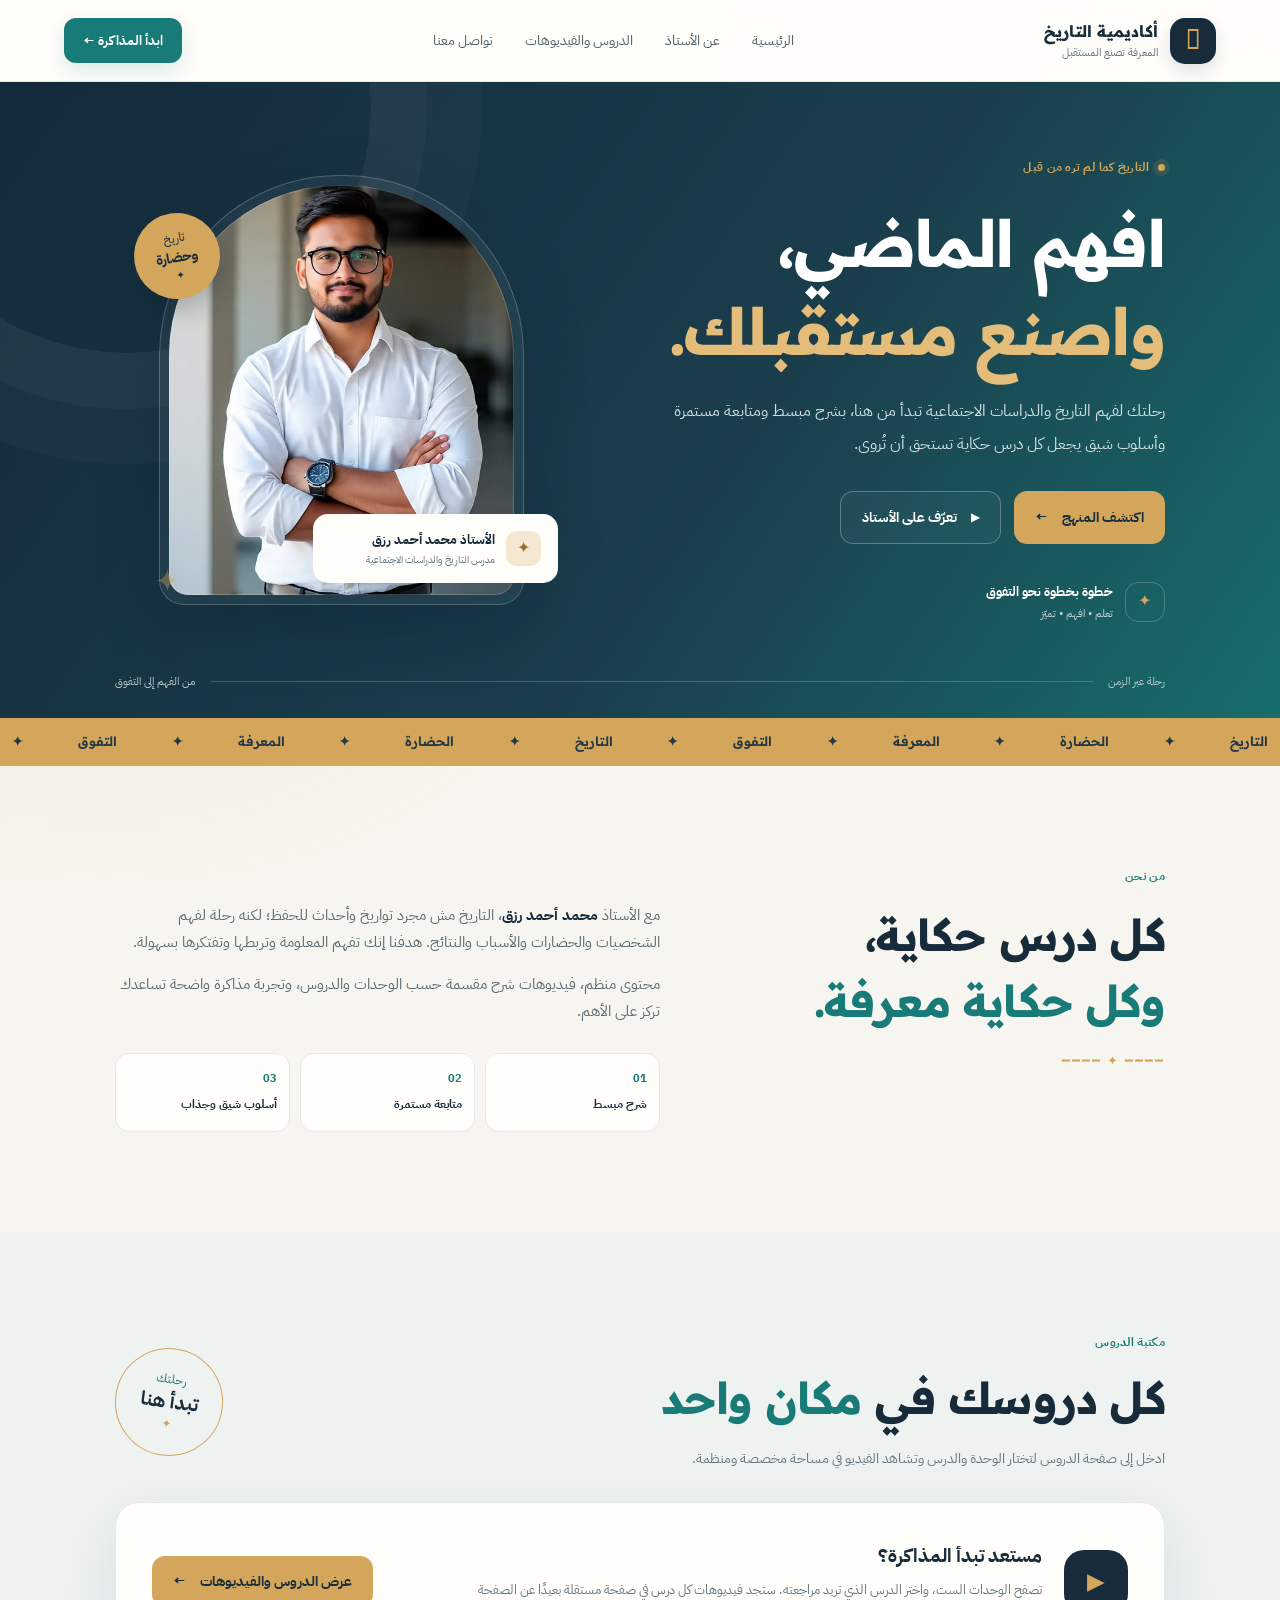
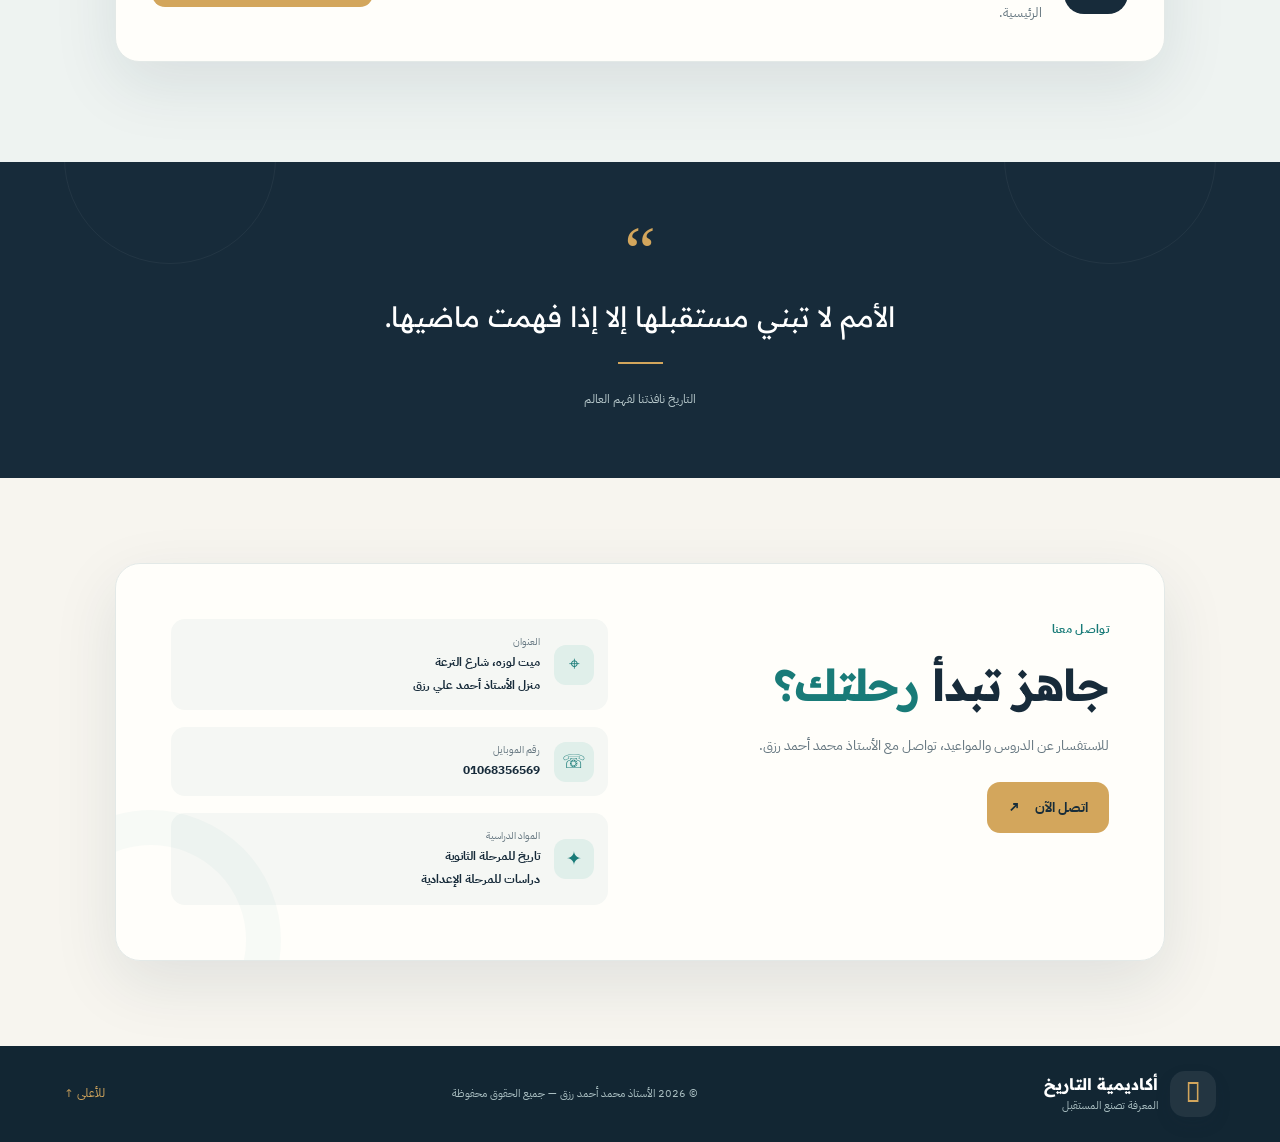
<file: index.html>
<!doctype html>
<html lang="ar" dir="rtl">
<head>
<meta charset="utf-8"><meta name="viewport" content="width=device-width, initial-scale=1">
<meta name="theme-color" content="#171d2b"><meta name="description" content="منصة الأستاذ محمد أحمد رزق لتدريس التاريخ والدراسات الاجتماعية">
<title>الأستاذ محمد أحمد رزق | التاريخ والدراسات الاجتماعية</title>
<link rel="preconnect" href="https://fonts.googleapis.com"><link rel="preconnect" href="https://fonts.gstatic.com" crossorigin>
<link rel="stylesheet" href="style.css">
</head>
<body>

<header class="topbar"><a class="brand" href="#home"><span class="brand-mark">𓂀</span><span><b>أكاديمية التاريخ</b><small>المعرفة تصنع المستقبل</small></span></a><button class="menu-toggle" id="menuToggle" aria-label="فتح القائمة">☰</button><nav id="nav"><a href="#home">الرئيسية</a><a href="#about">عن الأستاذ</a><a href="lessons.html">الدروس والفيديوهات</a><a href="#contact">تواصل معنا</a></nav><a class="nav-cta" href="lessons.html">ابدأ المذاكرة <span>←</span></a></header>
<main>
<section class="hero" id="home"><div class="hero-copy"><div class="eyebrow"><span></span> التاريخ كما لم تره من قبل</div><h1>افهم الماضي،<br><em>واصنع مستقبلك.</em></h1><p>رحلتك لفهم التاريخ والدراسات الاجتماعية تبدأ من هنا، بشرح مبسط ومتابعة مستمرة وأسلوب شيق يجعل كل درس حكاية تستحق أن تُروى.</p><div class="hero-actions"><a class="btn btn-gold" href="lessons.html">اكتشف المنهج <span>←</span></a><a class="btn btn-ghost" href="#about"><span class="play-icon">▶</span> تعرّف على الأستاذ</a></div><div class="hero-proof"><div class="proof-icon">✦</div><div><b>خطوة بخطوة نحو التفوق</b><small>تعلم • افهم • تميّز</small></div></div></div><div class="hero-portrait"><div class="portrait-frame"><img src="teacher.jpg" alt="الأستاذ محمد أحمد رزق"><span class="frame-corner corner-a"></span><span class="frame-corner corner-b"></span></div><div class="portrait-label"><span class="label-star">✦</span><div><b>الأستاذ محمد أحمد رزق</b><small>مدرس التاريخ والدراسات الاجتماعية</small></div></div><div class="floating-seal">تاريخ<br><b>وحضارة</b><span>✦</span></div></div><div class="hero-bottom"><span>رحلة عبر الزمن</span><span class="line"></span><span>من الفهم إلى التفوق</span></div></section>
<section class="ticker"><div class="ticker-track"><span>التاريخ</span> ✦ <span>الحضارة</span> ✦ <span>المعرفة</span> ✦ <span>التفوق</span> ✦ <span>التاريخ</span> ✦ <span>الحضارة</span> ✦ <span>المعرفة</span> ✦ <span>التفوق</span> ✦</div></section>
<section class="intro section" id="about"><div class="section-kicker">من نحن</div><div class="intro-grid"><div class="intro-title reveal"><h2>كل درس حكاية،<br><em>وكل حكاية معرفة.</em></h2><div class="ornament">━━━━ ✦ ━━━━</div></div><div class="intro-text reveal"><p>مع الأستاذ <strong>محمد أحمد رزق</strong>، التاريخ مش مجرد تواريخ وأحداث للحفظ؛ لكنه رحلة لفهم الشخصيات والحضارات والأسباب والنتائج. هدفنا إنك تفهم المعلومة وتربطها وتفتكرها بسهولة.</p><p>محتوى منظم، فيديوهات شرح مقسمة حسب الوحدات والدروس، وتجربة مذاكرة واضحة تساعدك تركز على الأهم.</p><div class="features"><div><span>01</span><b>شرح مبسط</b></div><div><span>02</span><b>متابعة مستمرة</b></div><div><span>03</span><b>أسلوب شيق وجذاب</b></div></div></div></div></section>
<section class="curriculum section" id="curriculum"><div class="section-head reveal"><div><div class="section-kicker">مكتبة الدروس</div><h2>كل دروسك في <em>مكان واحد</em></h2><p>ادخل إلى صفحة الدروس لتختار الوحدة والدرس وتشاهد الفيديو في مساحة مخصصة ومنظمة.</p></div><div class="curriculum-stamp">رحلتك<br><b>تبدأ هنا</b><span>✦</span></div></div><div class="lesson-entry-card reveal"><div class="entry-icon">▶</div><div class="entry-copy"><h3>مستعد تبدأ المذاكرة؟</h3><p>تصفح الوحدات الست، واختر الدرس الذي تريد مراجعته. ستجد فيديوهات كل درس في صفحة مستقلة بعيدًا عن الصفحة الرئيسية.</p></div><a class="btn btn-gold" href="lessons.html">عرض الدروس والفيديوهات <span>←</span></a></div></section>
<section class="quote-band"><div class="quote-mark">“</div><blockquote>الأمم لا تبني مستقبلها إلا إذا فهمت ماضيها.</blockquote><div class="quote-rule"></div><span>التاريخ نافذتنا لفهم العالم</span></section>
<section class="contact section" id="contact"><div class="contact-card reveal"><div class="contact-copy"><div class="section-kicker">تواصل معنا</div><h2>جاهز تبدأ <em>رحلتك؟</em></h2><p>للاستفسار عن الدروس والمواعيد، تواصل مع الأستاذ محمد أحمد رزق.</p><a class="btn btn-gold" href="tel:01068356569">اتصل الآن <span>↗</span></a></div><div class="contact-details"><div class="contact-row"><span class="contact-icon">⌖</span><div><small>العنوان</small><b>ميت لوزه، شارع الترعة<br>منزل الأستاذ أحمد علي رزق</b></div></div><div class="contact-row"><span class="contact-icon">☏</span><div><small>رقم الموبايل</small><b dir="ltr">01068356569</b></div></div><div class="contact-row"><span class="contact-icon">✦</span><div><small>المواد الدراسية</small><b>تاريخ للمرحلة الثانوية<br>دراسات للمرحلة الإعدادية</b></div></div></div></div></section>
</main>
<footer><a class="brand" href="#home"><span class="brand-mark">𓂀</span><span><b>أكاديمية التاريخ</b><small>المعرفة تصنع المستقبل</small></span></a><span>© <span id="year"></span> الأستاذ محمد أحمد رزق — جميع الحقوق محفوظة</span><a href="#home" class="back-top">للأعلى ↑</a></footer>
<script src="home.js"></script>
</body></html>
</file>
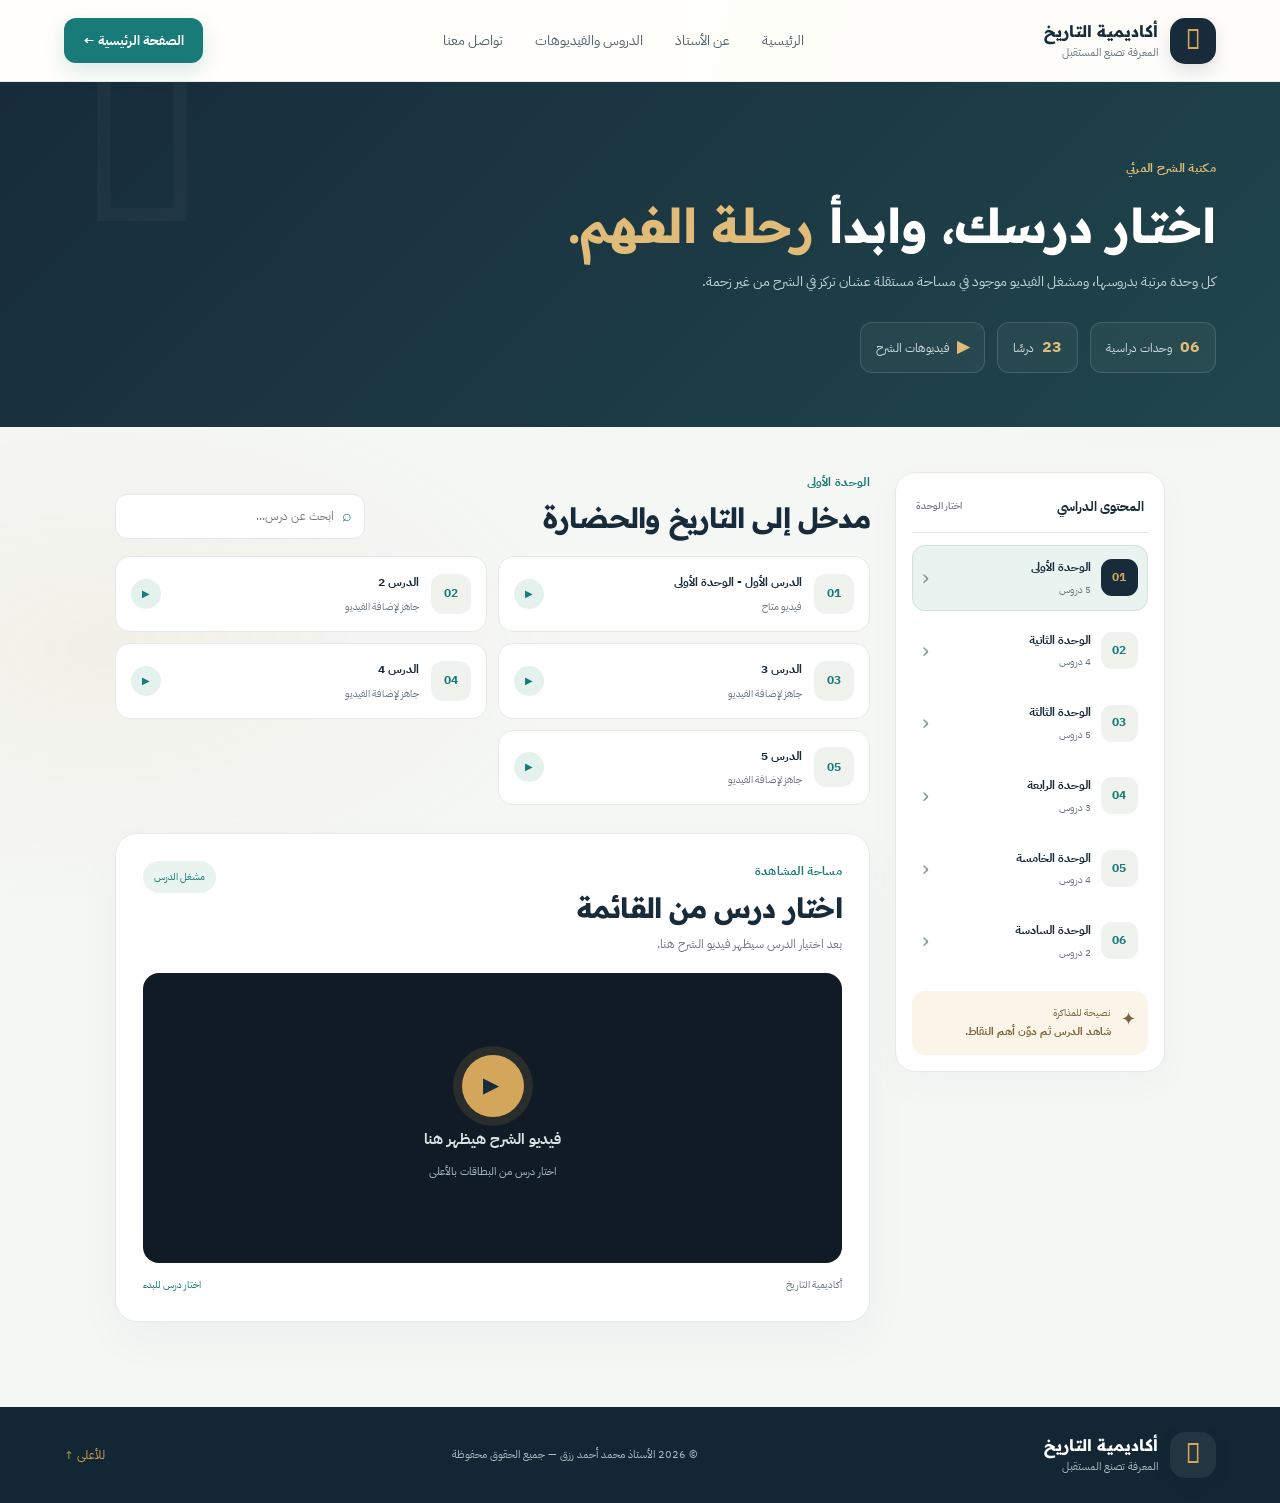
<file: lessons.html>
<!doctype html>
<html lang="ar" dir="rtl">
<head>
<meta charset="utf-8"><meta name="viewport" content="width=device-width, initial-scale=1">
<meta name="theme-color" content="#171d2b"><meta name="description" content="دروس وفيديوهات الأستاذ محمد أحمد رزق">
<title>الدروس والفيديوهات | أكاديمية التاريخ</title>
<link rel="preconnect" href="https://fonts.googleapis.com"><link rel="preconnect" href="https://fonts.gstatic.com" crossorigin>
<link rel="stylesheet" href="style.css">
</head>
<body class="lessons-page">
<header class="topbar"><a class="brand" href="index.html"><span class="brand-mark">𓂀</span><span><b>أكاديمية التاريخ</b><small>المعرفة تصنع المستقبل</small></span></a><button class="menu-toggle" id="menuToggle" aria-label="فتح القائمة">☰</button><nav id="nav"><a href="index.html">الرئيسية</a><a href="index.html#about">عن الأستاذ</a><a class="active" href="lessons.html">الدروس والفيديوهات</a><a href="index.html#contact">تواصل معنا</a></nav><a class="nav-cta" href="index.html">الصفحة الرئيسية <span>←</span></a></header>
<main>
<section class="lessons-hero"><div class="section-kicker">مكتبة الشرح المرئي</div><h1>اختار درسك، وابدأ <em>رحلة الفهم.</em></h1><p>كل وحدة مرتبة بدروسها، ومشغل الفيديو موجود في مساحة مستقلة عشان تركز في الشرح من غير زحمة.</p><div class="lesson-stats"><span><b>06</b> وحدات دراسية</span><span><b>23</b> درسًا</span><span><b>▶</b> فيديوهات الشرح</span></div></section>
<section class="lesson-library section"><div class="library-layout"><aside class="unit-sidebar"><div class="sidebar-heading"><span>المحتوى الدراسي</span><small>اختار الوحدة</small></div><div id="unitNav" class="unit-nav"></div><div class="sidebar-tip"><span>✦</span><p>نصيحة للمذاكرة<br><b>شاهد الدرس ثم دوّن أهم النقاط.</b></p></div></aside><section class="lesson-workspace"><div class="workspace-top"><div><div class="section-kicker" id="selectedUnitLabel">الوحدة الأولى</div><h2 id="selectedUnitTitle">الدروس الأساسية</h2></div><div class="lesson-search-wrap"><span>⌕</span><input id="lessonSearch" type="search" placeholder="ابحث عن درس..." aria-label="ابحث عن درس"></div></div><div id="lessonCards" class="lesson-cards"></div><section id="playerSection" class="player-section" aria-live="polite"><div class="player-heading"><div><div class="section-kicker">مساحة المشاهدة</div><h2 id="playerTitle">اختار درس من القائمة</h2><p id="playerDescription">بعد اختيار الدرس سيظهر فيديو الشرح هنا.</p></div><span class="player-tag">مشغل الدرس</span></div><div class="video-stage" id="videoStage"><div class="video-empty"><span class="big-play">▶</span><b>فيديو الشرح هيظهر هنا</b><small>اختار درس من البطاقات بالأعلى</small></div></div><div class="player-footer"><span id="playerUnit">أكاديمية التاريخ</span><span id="videoStatus">اختار درس للبدء</span></div></section></section></div></section>
</main>
<footer><a class="brand" href="index.html"><span class="brand-mark">𓂀</span><span><b>أكاديمية التاريخ</b><small>المعرفة تصنع المستقبل</small></span></a><span>© <span id="year"></span> الأستاذ محمد أحمد رزق — جميع الحقوق محفوظة</span><a href="#" class="back-top" id="backTop">للأعلى ↑</a></footer>
<script src="lessons.js"></script>
</body></html>
</file>
<file: style.css>
@import url('https://fonts.googleapis.com/css2?family=IBM+Plex+Sans+Arabic:wght@400;500;600;700&family=Readex+Pro:wght@400;500;600;700&display=swap');
:root{--ink:#172b3a;--ink2:#203b4b;--teal:#197b78;--teal-dark:#105b5a;--gold:#d3a65c;--cream:#f7f5ef;--paper:#fffefa;--muted:#667780;--line:#e3e9e7;--shadow:0 22px 65px rgba(24,52,65,.10);--radius:22px}
*{box-sizing:border-box}html{scroll-behavior:smooth;scroll-padding-top:90px}body{margin:0;background:var(--cream);color:var(--ink);font-family:'IBM Plex Sans Arabic',sans-serif;line-height:1.8;overflow-x:hidden}body:before{content:"";position:fixed;inset:0;pointer-events:none;z-index:-1;background:radial-gradient(ellipse at 90% 10%,rgba(25,123,120,.07),transparent 32%),radial-gradient(ellipse at 8% 72%,rgba(211,166,92,.08),transparent 28%)}a{color:inherit;text-decoration:none}button,input,textarea,select{font:inherit}button{cursor:pointer}.topbar{height:82px;padding:0 max(5vw,22px);display:flex;align-items:center;justify-content:space-between;gap:24px;background:rgba(255,254,250,.92);border-bottom:1px solid rgba(227,233,231,.9);position:sticky;top:0;z-index:30;backdrop-filter:blur(18px)}.brand{display:flex;align-items:center;gap:12px;min-width:max-content}.brand-mark{width:46px;height:46px;border-radius:15px;display:grid;place-items:center;background:var(--ink);color:var(--gold);font-size:26px;box-shadow:0 7px 16px #172b3a20}.brand b,.brand small{display:block}.brand b{font-family:'Readex Pro',sans-serif;font-size:16px;line-height:1.5}.brand small{font-size:11px;color:var(--muted)}nav{display:flex;align-items:center;gap:clamp(14px,2.5vw,34px)}nav a{font-size:14px;color:#50636c;transition:color .25s,transform .25s}nav a:hover{color:var(--teal);transform:translateY(-2px)}.nav-cta{background:var(--teal);color:white;padding:11px 19px;border-radius:12px;font-size:13px;font-weight:700;transition:.25s;box-shadow:0 8px 20px #197b7828}.nav-cta:hover,.btn:hover{transform:translateY(-3px);box-shadow:0 13px 28px #197b7830}.menu-toggle{display:none;background:none;border:0;color:var(--ink);font-size:26px}.hero{position:relative;isolation:isolate;min-height:620px;display:grid;grid-template-columns:1.08fr .92fr;align-items:center;gap:5vw;padding:75px max(9vw,28px) 95px;overflow:hidden;background:linear-gradient(125deg,#142a3a 0%,#1b3e4c 58%,#176e6b 100%);color:#fff}.hero:before{content:"";position:absolute;width:490px;height:490px;border:1px solid #ffffff12;border-radius:50%;left:-120px;top:-220px;box-shadow:0 0 0 55px #ffffff08,0 0 0 110px #ffffff05;z-index:-1}.hero:after{content:"✦";position:absolute;left:12%;bottom:17%;font-size:32px;color:#d3a65c66;animation:float 5s ease-in-out infinite}.hero-copy{max-width:650px;animation:rise .85s both}.eyebrow,.section-kicker{font-size:12px;font-weight:700;letter-spacing:.3px;display:flex;align-items:center;gap:9px;color:var(--gold)}.eyebrow span{height:7px;width:7px;background:var(--gold);border-radius:50%;box-shadow:0 0 0 5px #d3a65c20}.hero h1{font-family:'Readex Pro',sans-serif;font-size:clamp(38px,5.1vw,68px);line-height:1.35;letter-spacing:-1.7px;margin:20px 0}.hero h1 em,.section h2 em,.contact h2 em{font-style:normal;color:#e3bd79}.hero-copy>p{max-width:540px;color:#d2e0e3;font-size:16px;line-height:2.1;margin:0}.hero-actions{display:flex;gap:13px;flex-wrap:wrap;margin-top:29px}.btn{border:0;border-radius:13px;padding:13px 21px;display:inline-flex;align-items:center;justify-content:center;gap:14px;font-weight:700;font-size:14px;transition:transform .25s,box-shadow .25s}.btn-gold{background:var(--gold);color:#182d3a}.btn-ghost{border:1px solid #ffffff45;color:#fff;background:#ffffff08}.play-icon{font-size:11px}.hero-proof{display:flex;align-items:center;gap:12px;margin-top:36px}.proof-icon{width:40px;height:40px;display:grid;place-items:center;border:1px solid #ffffff38;color:var(--gold);border-radius:13px}.hero-proof b,.hero-proof small{display:block}.hero-proof b{font-size:13px}.hero-proof small{font-size:11px;color:#c1d3d6}.hero-portrait{position:relative;justify-self:center;width:min(100%,365px);animation:rise .95s .12s both}.portrait-frame{height:430px;border-radius:180px 180px 25px 25px;overflow:hidden;border:1px solid #ffffff35;padding:9px;background:#ffffff0b;box-shadow:0 25px 65px #071b283d;position:relative}.portrait-frame:after{content:"";position:absolute;inset:9px;border:1px solid #ffffff35;border-radius:170px 170px 19px 19px;pointer-events:none}.portrait-frame img{height:100%;width:100%;object-fit:cover;object-position:center top;border-radius:170px 170px 19px 19px}.portrait-label{position:absolute;bottom:22px;right:-34px;background:var(--paper);color:var(--ink);border-radius:15px;padding:14px 17px;display:flex;align-items:center;gap:11px;box-shadow:var(--shadow);min-width:245px}.label-star{background:#f4e8d2;color:#9c6c2b;border-radius:10px;width:35px;height:35px;display:grid;place-items:center}.portrait-label b,.portrait-label small{display:block}.portrait-label b{font-size:13px}.portrait-label small{font-size:10px;color:var(--muted)}.floating-seal{position:absolute;top:38px;left:-25px;background:var(--gold);color:var(--ink);border-radius:50%;width:86px;height:86px;display:grid;align-content:center;text-align:center;line-height:1.5;font-size:12px;box-shadow:0 10px 25px #071b2840;transform:rotate(-9deg);animation:float 4.5s ease-in-out infinite}.floating-seal b{font-size:14px}.floating-seal span{font-size:10px}.hero-bottom{position:absolute;bottom:27px;right:9vw;left:9vw;display:flex;align-items:center;gap:15px;color:#b8cbce;font-size:11px}.hero-bottom .line{height:1px;background:#ffffff30;flex:1}.ticker{background:var(--gold);color:#233744;overflow:hidden;white-space:nowrap;padding:12px 0;font-family:'Readex Pro',sans-serif;font-size:13px;font-weight:600}.ticker-track{display:flex;justify-content:space-around;align-items:center;gap:30px;animation:marquee 28s linear infinite}.ticker-track span{display:inline-block}.section{padding:100px max(9vw,28px)}.section-kicker{color:var(--teal);margin-bottom:12px}.intro-grid{display:grid;grid-template-columns:.85fr 1.15fr;gap:8vw;align-items:start;margin-top:15px}.section h2{font-family:'Readex Pro',sans-serif;font-size:clamp(29px,3.6vw,44px);line-height:1.5;letter-spacing:-.8px;margin:0 0 15px}.section h2 em,.contact h2 em{color:var(--teal)}.ornament{color:var(--gold);font-size:13px;letter-spacing:2px}.intro-text p{color:#596b73;font-size:15px;margin:0 0 15px}.intro-text strong{color:var(--ink)}.features{display:grid;grid-template-columns:repeat(3,1fr);gap:10px;margin-top:28px}.features div{padding:15px 12px;background:var(--paper);border:1px solid var(--line);border-radius:14px;display:flex;flex-direction:column;gap:5px}.features span{color:var(--teal);font-size:11px;font-weight:700}.features b{font-size:12px}.curriculum{background:#eef3f1}.section-head{display:flex;justify-content:space-between;align-items:center;gap:25px;margin-bottom:30px}.section-head p{color:var(--muted);margin:0;font-size:14px}.curriculum-stamp{flex-shrink:0;width:108px;height:108px;border:1px solid #d3a65c;border-radius:50%;display:grid;align-content:center;text-align:center;color:var(--teal);font-size:12px;line-height:1.45;transform:rotate(7deg)}.curriculum-stamp b{font-size:19px;color:var(--ink)}.curriculum-stamp span{color:var(--gold)}.curriculum-summary{display:grid;grid-template-columns:repeat(3,1fr);gap:13px;margin-bottom:25px}.curriculum-summary>div{background:var(--paper);border:1px solid var(--line);padding:17px;border-radius:16px;display:flex;align-items:center;gap:12px}.summary-icon{width:42px;height:42px;border-radius:12px;background:#e4f1ee;color:var(--teal);display:grid;place-items:center;font-size:18px}.curriculum-summary b,.curriculum-summary small{display:block}.curriculum-summary b{font-size:13px}.curriculum-summary small{font-size:10px;color:var(--muted);margin-top:3px}.units{display:grid;grid-template-columns:repeat(2,minmax(0,1fr));gap:15px;align-items:start}.unit{background:var(--paper);border:1px solid var(--line);border-radius:17px;overflow:hidden;transition:box-shadow .25s,border-color .25s,transform .25s}.unit:hover{box-shadow:0 12px 30px #173c4b0b;border-color:#c9dcd7;transform:translateY(-2px)}.unit-head{width:100%;display:flex;align-items:center;gap:13px;padding:19px 17px;cursor:pointer}.unit-num{height:44px;width:44px;flex-shrink:0;display:grid;place-items:center;border-radius:13px;background:var(--ink);color:var(--gold);font-family:'Readex Pro',sans-serif;font-size:14px}.unit-info{flex:1;min-width:0}.unit-info small,.unit-info b{display:block}.unit-info small{font-size:10px;color:var(--teal)}.unit-info b{font-size:14px}.unit-count{font-size:10px;color:var(--muted);background:#f0f3f2;border-radius:20px;padding:5px 9px;white-space:nowrap}.unit-arrow{color:var(--teal);transition:transform .25s}.unit.open .unit-arrow{transform:rotate(180deg)}.lesson-list{display:none;border-top:1px solid var(--line);padding:7px 13px 12px}.unit.open .lesson-list{display:block;animation:softOpen .3s both}.lesson-item{width:100%;display:flex;align-items:center;gap:10px;border:0;border-radius:10px;background:transparent;text-align:right;padding:11px 8px;color:var(--ink);transition:background .2s}.lesson-item:hover{background:#eaf4f1}.lesson-play{width:30px;height:30px;flex-shrink:0;border-radius:9px;background:#e2f0ec;color:var(--teal);display:grid;place-items:center;font-size:10px}.lesson-name{font-size:12px;font-weight:600;flex:1}.lesson-meta{font-size:10px;color:var(--teal);white-space:nowrap}.content-note{font-size:11px;color:var(--muted);margin-top:20px}.content-note span{color:var(--gold)}.quote-band{padding:65px 25px;background:var(--ink);color:white;text-align:center;position:relative;overflow:hidden}.quote-band:before,.quote-band:after{content:"";position:absolute;width:210px;height:210px;border:1px solid #ffffff0d;border-radius:50%;top:-110px}.quote-band:before{right:5%}.quote-band:after{left:5%}.quote-mark{font-family:Georgia,serif;color:var(--gold);font-size:70px;line-height:.7}.quote-band blockquote{font-family:'Readex Pro',sans-serif;font-size:clamp(18px,2.8vw,28px);margin:16px auto;max-width:750px}.quote-rule{height:2px;width:45px;background:var(--gold);margin:20px auto}.quote-band>span{color:#b7c8cb;font-size:12px}.contact{padding-top:85px;padding-bottom:85px}.contact-card{display:grid;grid-template-columns:1fr 1fr;gap:5vw;background:var(--paper);border:1px solid var(--line);border-radius:25px;padding:clamp(25px,5vw,55px);box-shadow:var(--shadow);position:relative;overflow:hidden}.contact-card:after{content:"";position:absolute;width:190px;height:190px;border:35px solid #197b7808;border-radius:50%;left:-95px;bottom:-110px;pointer-events:none}.contact-copy p{color:var(--muted);font-size:14px;max-width:390px;margin:0 0 23px}.contact-details{display:flex;flex-direction:column;gap:17px;justify-content:center}.contact-row{display:flex;gap:14px;align-items:center;padding:14px;background:#f5f7f4;border-radius:14px}.contact-icon{width:40px;height:40px;display:grid;place-items:center;background:#e0efea;color:var(--teal);border-radius:12px;font-size:19px;flex-shrink:0}.contact-row small,.contact-row b{display:block}.contact-row small{font-size:10px;color:var(--muted)}.contact-row b{font-size:12px;line-height:1.9}footer{display:flex;align-items:center;justify-content:space-between;gap:20px;padding:25px max(5vw,22px);background:#122633;color:#d7e2e2}footer .brand b{color:#fff}footer .brand small{color:#a9bec1}footer .brand-mark{background:#ffffff12}footer>span{font-size:11px;color:#a9bec1}.back-top{font-size:12px;color:var(--gold)}.lesson-modal,.admin-modal{position:fixed;inset:0;z-index:80;display:none;align-items:center;justify-content:center;padding:22px}.lesson-modal.active,.admin-modal.active{display:flex;animation:fadeIn .2s both}.modal-backdrop{position:absolute;inset:0;background:#0d1c27b8;backdrop-filter:blur(7px)}.modal-panel,.admin-panel{position:relative;z-index:1;background:var(--paper);border-radius:23px;width:min(920px,100%);max-height:90vh;overflow:auto;padding:clamp(22px,4vw,38px);box-shadow:0 30px 90px #071b2840;animation:rise .35s both}.modal-close{position:absolute;left:17px;top:15px;width:39px;height:39px;border:1px solid var(--line);background:#f3f6f3;border-radius:12px;font-size:25px;color:var(--ink);z-index:2}.modal-panel h2,.admin-panel h2{font-family:'Readex Pro',sans-serif;font-size:clamp(23px,3vw,32px);margin:0 0 7px}.modal-panel>p{color:var(--muted);font-size:13px;margin:0 0 20px}.video-area{width:100%;max-width:760px;margin:20px auto 0;aspect-ratio:16/9;background:#101f2a;border-radius:18px;overflow:hidden;box-shadow:0 15px 35px #172b3a20}.video-area video{width:100%;height:100%;display:block;object-fit:contain;background:#101820}.video-placeholder{height:100%;min-height:190px;display:flex;align-items:center;justify-content:center;flex-direction:column;gap:9px;color:#d9e5e4}.video-placeholder span{width:58px;height:58px;border-radius:50%;display:grid;place-items:center;background:var(--gold);color:var(--ink);padding-right:3px;font-size:20px}.video-placeholder b{font-size:15px}.video-placeholder small{font-size:11px;color:#a9bec1}.admin-fab{position:fixed;left:22px;bottom:22px;z-index:40;background:var(--teal);color:white;border:0;border-radius:50px;padding:12px 18px;box-shadow:0 12px 28px #197b7840;font-size:12px;font-weight:700;transition:.2s}.admin-fab:hover{transform:translateY(-3px)}.admin-panel{width:min(600px,100%)}.admin-panel>label{display:block;font-size:12px;font-weight:700;margin:15px 0 0}.admin-panel input,.admin-panel textarea,.admin-panel select{display:block;width:100%;margin-top:6px;border:1px solid #dce5e1;border-radius:11px;padding:11px;background:white;color:var(--ink);outline:none}.admin-panel input:focus,.admin-panel textarea:focus,.admin-panel select:focus{border-color:var(--teal);box-shadow:0 0 0 3px #197b7815}.admin-warning{background:#fff4dd;border:1px solid #f0dfb7;color:#70582b;border-radius:12px;padding:12px;font-size:11px}.save-btn{width:100%;margin-top:20px}.reset-btn{border:0;background:transparent;color:#a04c42;font-size:12px;padding:8px 0}#adminStatus{font-size:12px;color:var(--teal);margin-top:10px}.reveal{opacity:0;transform:translateY(22px);transition:opacity .7s ease,transform .7s ease}.reveal.visible{opacity:1;transform:translateY(0)}
@keyframes rise{from{opacity:0;transform:translateY(24px)}to{opacity:1;transform:translateY(0)}}@keyframes float{0%,100%{translate:0 0}50%{translate:0 -10px}}@keyframes marquee{from{transform:translateX(0)}to{transform:translateX(25%)}}@keyframes softOpen{from{opacity:0;transform:translateY(-5px)}to{opacity:1;transform:translateY(0)}}@keyframes fadeIn{from{opacity:0}to{opacity:1}}
@media(max-width:900px){.topbar{gap:12px}.topbar nav{gap:13px}.nav-cta{padding:10px 12px}.hero{padding-right:6vw;padding-left:6vw;gap:4vw}.portrait-frame{height:380px}.portrait-label{right:-20px}.section{padding-right:6vw;padding-left:6vw}.curriculum-summary>div{padding:13px;gap:9px}.summary-icon{width:35px;height:35px}.contact-card{gap:25px}}
@media(max-width:680px){.topbar{height:70px;padding:0 18px}.brand-mark{width:40px;height:40px}.brand b{font-size:14px}.menu-toggle{display:block;margin-right:auto}.topbar nav{display:none;position:absolute;top:69px;right:12px;left:12px;padding:14px;background:var(--paper);border:1px solid var(--line);border-radius:15px;box-shadow:var(--shadow);flex-direction:column;align-items:stretch;gap:0}.topbar nav.open{display:flex;animation:softOpen .2s both}.topbar nav a{padding:11px}.nav-cta{display:none}.hero{grid-template-columns:1fr;padding:52px 24px 75px;gap:35px;text-align:center}.hero-copy{order:1}.hero-portrait{order:0;width:min(68%,260px)}.portrait-frame{height:300px}.portrait-label{right:-42px;bottom:15px;min-width:220px;padding:10px}.floating-seal{width:70px;height:70px;left:-25px;top:25px}.eyebrow,.hero-actions,.hero-proof{justify-content:center}.hero h1{font-size:clamp(34px,10vw,49px);margin:15px 0}.hero-copy>p{font-size:14px}.hero-bottom{right:24px;left:24px}.ticker-track{justify-content:flex-start;width:max-content;gap:22px}.section{padding:65px 20px}.intro-grid{grid-template-columns:1fr;gap:20px}.intro-title h2{font-size:32px}.features{gap:7px}.features div{padding:12px 8px}.features b{font-size:10px}.section-head{align-items:flex-start}.curriculum-stamp{width:75px;height:75px;font-size:10px}.curriculum-stamp b{font-size:15px}.curriculum-summary{grid-template-columns:1fr;gap:9px}.curriculum-summary>div{padding:12px}.units{grid-template-columns:1fr}.unit-head{padding:15px 12px;gap:9px}.unit-num{width:38px;height:38px}.unit-info b{font-size:12px}.unit-count{font-size:9px;padding:4px 7px}.lesson-meta{font-size:9px}.quote-band{padding:52px 20px}.contact{padding-top:60px;padding-bottom:60px}.contact-card{grid-template-columns:1fr;padding:25px 19px;gap:25px}.contact h2{font-size:31px}footer{flex-wrap:wrap;padding:23px 20px}footer>span{order:3;width:100%}.lesson-modal,.admin-modal{padding:10px}.modal-panel,.admin-panel{padding:24px 16px;max-height:94vh;border-radius:18px}.modal-close{left:10px;top:10px}.video-area{margin-top:15px;border-radius:12px}.admin-fab{left:13px;bottom:13px;padding:11px 15px}.admin-fab span{font-size:11px}}
@media(prefers-reduced-motion:reduce){*,*:before,*:after{scroll-behavior:auto!important;animation-duration:.01ms!important;animation-iteration-count:1!important;transition-duration:.01ms!important}.reveal{opacity:1;transform:none}}
/* Separate lesson library and local-video player */
.lesson-entry-card{display:flex;align-items:center;gap:22px;padding:clamp(22px,4vw,36px);background:var(--paper);border:1px solid var(--line);border-radius:24px;box-shadow:var(--shadow)}.entry-icon{width:64px;height:64px;flex-shrink:0;border-radius:20px;display:grid;place-items:center;background:var(--ink);color:var(--gold);font-size:23px}.entry-copy{flex:1}.entry-copy h3{margin:0 0 5px;font-size:19px}.entry-copy p{margin:0;color:var(--muted);font-size:13px;max-width:600px}.lessons-page{background:#f5f7f5}.lessons-hero{padding:76px max(5vw,22px) 54px;background:linear-gradient(135deg,#172b3a,#20464d);color:#fff;position:relative;overflow:hidden}.lessons-hero:after{content:'𓂀';position:absolute;left:7%;top:-45px;font-size:220px;line-height:1;color:#ffffff08;pointer-events:none}.lessons-hero .section-kicker{color:#e0bc78}.lessons-hero h1{font-family:'Readex Pro',sans-serif;font-size:clamp(30px,4vw,48px);line-height:1.4;margin:8px 0 10px}.lessons-hero h1 em{color:#e0bc78;font-style:normal}.lessons-hero>p{max-width:680px;color:#c7d6d6;margin:0;font-size:14px}.lesson-stats{display:flex;gap:12px;flex-wrap:wrap;margin-top:28px}.lesson-stats span{padding:10px 15px;border:1px solid #ffffff22;background:#ffffff0b;border-radius:12px;color:#d2dfdd;font-size:12px}.lesson-stats b{color:#e0bc78;font-size:16px;margin-left:5px}.lesson-library{padding-top:45px;padding-bottom:85px}.library-layout{display:grid;grid-template-columns:270px minmax(0,1fr);gap:25px;align-items:start}.unit-sidebar{background:#fff;border:1px solid var(--line);border-radius:20px;padding:16px;position:sticky;top:100px;box-shadow:0 12px 35px #18344108}.sidebar-heading{display:flex;justify-content:space-between;align-items:center;padding:6px 4px 14px;border-bottom:1px solid var(--line);font-weight:700;font-size:13px}.sidebar-heading small{font-size:10px;color:var(--muted);font-weight:500}.unit-nav{display:grid;gap:7px;padding-top:12px}.unit-nav-item{display:flex;align-items:center;gap:10px;width:100%;border:1px solid transparent;background:transparent;border-radius:13px;padding:11px 9px;text-align:right;color:var(--ink);transition:transform .2s,background .2s,border-color .2s}.unit-nav-item:hover{background:#f3f7f5;transform:translateX(-2px)}.unit-nav-item.active{background:#e9f3ef;border-color:#cfe3da}.nav-unit-number{width:37px;height:37px;border-radius:11px;display:grid;place-items:center;background:#f0f2ee;color:var(--teal);font-weight:700;font-size:12px;flex-shrink:0}.unit-nav-item.active .nav-unit-number{background:var(--ink);color:var(--gold)}.nav-unit-copy{flex:1;min-width:0}.nav-unit-copy b,.nav-unit-copy small{display:block}.nav-unit-copy b{font-size:12px}.nav-unit-copy small{font-size:10px;color:var(--muted);margin-top:2px}.nav-chevron{font-size:23px;color:#8a9b9b}.sidebar-tip{display:flex;gap:10px;background:#fbf5e9;border-radius:13px;padding:12px;margin-top:17px;color:#7d6339}.sidebar-tip>span{font-size:18px}.sidebar-tip p{margin:0;font-size:10px;line-height:1.9}.sidebar-tip b{font-size:11px}.lesson-workspace{min-width:0}.workspace-top{display:flex;justify-content:space-between;align-items:end;gap:18px;margin:0 0 17px}.workspace-top h2,.player-heading h2{margin:0;font-family:'Readex Pro',sans-serif;font-size:clamp(20px,2.5vw,28px)}.workspace-top .section-kicker,.player-heading .section-kicker{margin-bottom:4px}.lesson-search-wrap{display:flex;align-items:center;gap:8px;background:white;border:1px solid var(--line);border-radius:12px;padding:0 12px;width:min(250px,48%);color:var(--teal)}.lesson-search-wrap input{border:0;outline:0;min-width:0;width:100%;padding:11px 0;background:transparent;font-size:12px;color:var(--ink)}.lesson-cards{display:grid;grid-template-columns:repeat(2,minmax(0,1fr));gap:11px}.lesson-card{display:flex;align-items:center;gap:12px;text-align:right;padding:15px;background:#fff;border:1px solid var(--line);border-radius:15px;color:var(--ink);min-width:0;transition:transform .22s,box-shadow .22s,border-color .22s}.lesson-card:hover{transform:translateY(-3px);box-shadow:0 12px 25px #173c4b0b;border-color:#b9d7ce}.lesson-card.selected{background:#eef6f2;border-color:var(--teal);box-shadow:0 0 0 2px #197b7810}.lesson-card-number{width:40px;height:40px;display:grid;place-items:center;flex-shrink:0;border-radius:12px;background:#f0f2ee;color:var(--teal);font-weight:700;font-size:12px}.lesson-card.selected .lesson-card-number{background:var(--ink);color:var(--gold)}.lesson-card-main{flex:1;min-width:0}.lesson-card-main b,.lesson-card-main small{display:block;overflow:hidden;text-overflow:ellipsis;white-space:nowrap}.lesson-card-main b{font-size:12px}.lesson-card-main small{font-size:10px;color:var(--muted);margin-top:4px}.lesson-card-play{width:30px;height:30px;border-radius:50%;display:grid;place-items:center;background:#e4f1ec;color:var(--teal);font-size:10px;flex-shrink:0}.lesson-card.selected .lesson-card-play{background:var(--teal);color:#fff}.no-results{grid-column:1/-1;padding:25px;background:#fff;border:1px dashed var(--line);border-radius:15px;text-align:center;color:var(--muted);font-size:13px}.player-section{margin-top:28px;padding:clamp(17px,3vw,27px);background:#fff;border:1px solid var(--line);border-radius:22px;box-shadow:0 18px 45px #173c4b0a;scroll-margin-top:95px;animation:rise .45s both}.player-heading{display:flex;justify-content:space-between;align-items:start;gap:12px;margin-bottom:18px}.player-heading p{margin:5px 0 0;color:var(--muted);font-size:12px}.player-tag{font-size:10px;background:#e9f3ef;color:var(--teal);border-radius:30px;padding:7px 11px;white-space:nowrap}.video-stage{background:#101b25;border-radius:16px;overflow:hidden;min-height:250px;display:flex;flex-direction:column;align-items:stretch;justify-content:center}.video-part{padding:0 0 14px}.video-part h3{margin:12px 16px;color:#fff;font-size:12px}.video-part video{width:100%;aspect-ratio:16/9;max-height:72vh;display:block;background:#101820;object-fit:contain}.video-part+.video-part{border-top:1px solid #ffffff20}.video-empty{min-height:290px;display:flex;align-items:center;justify-content:center;flex-direction:column;gap:9px;padding:30px;text-align:center;color:#d9e5e4}.big-play{width:62px;height:62px;border-radius:50%;display:grid;place-items:center;padding-right:3px;background:var(--gold);color:var(--ink);font-size:21px;box-shadow:0 0 0 9px #d3a65c20;animation:gentlePulse 2.8s ease-in-out infinite}.video-empty b{font-size:15px}.video-empty small{font-size:11px;color:#a9bec1;max-width:420px}.player-footer{display:flex;justify-content:space-between;gap:12px;color:var(--muted);font-size:10px;padding-top:13px}.player-footer span:last-child{color:var(--teal)}@keyframes gentlePulse{0%,100%{box-shadow:0 0 0 8px #d3a65c16}50%{box-shadow:0 0 0 14px #d3a65c08}}@media(max-width:850px){.library-layout{grid-template-columns:1fr}.unit-sidebar{position:static}.unit-nav{grid-template-columns:repeat(2,minmax(0,1fr))}.sidebar-tip{display:none}.lesson-library{padding-top:28px}.lesson-entry-card{flex-wrap:wrap}.lesson-entry-card .btn{width:100%;justify-content:center}.entry-copy{flex:1 1 70%}}@media(max-width:560px){.lessons-hero{padding:52px 22px 35px}.lessons-hero:after{font-size:140px;left:-10px;top:0}.lessons-hero h1{font-size:29px}.lesson-stats{gap:7px}.lesson-stats span{padding:8px 10px;font-size:10px}.unit-nav{grid-template-columns:1fr}.workspace-top{align-items:stretch;flex-direction:column}.lesson-search-wrap{width:100%}.lesson-cards{grid-template-columns:1fr}.lesson-card{padding:13px}.video-empty{min-height:210px}.player-footer{flex-direction:column;gap:4px}.lesson-entry-card{gap:13px}.entry-icon{width:49px;height:49px;border-radius:15px}.entry-copy h3{font-size:16px}.entry-copy p{font-size:12px}}
</file>
